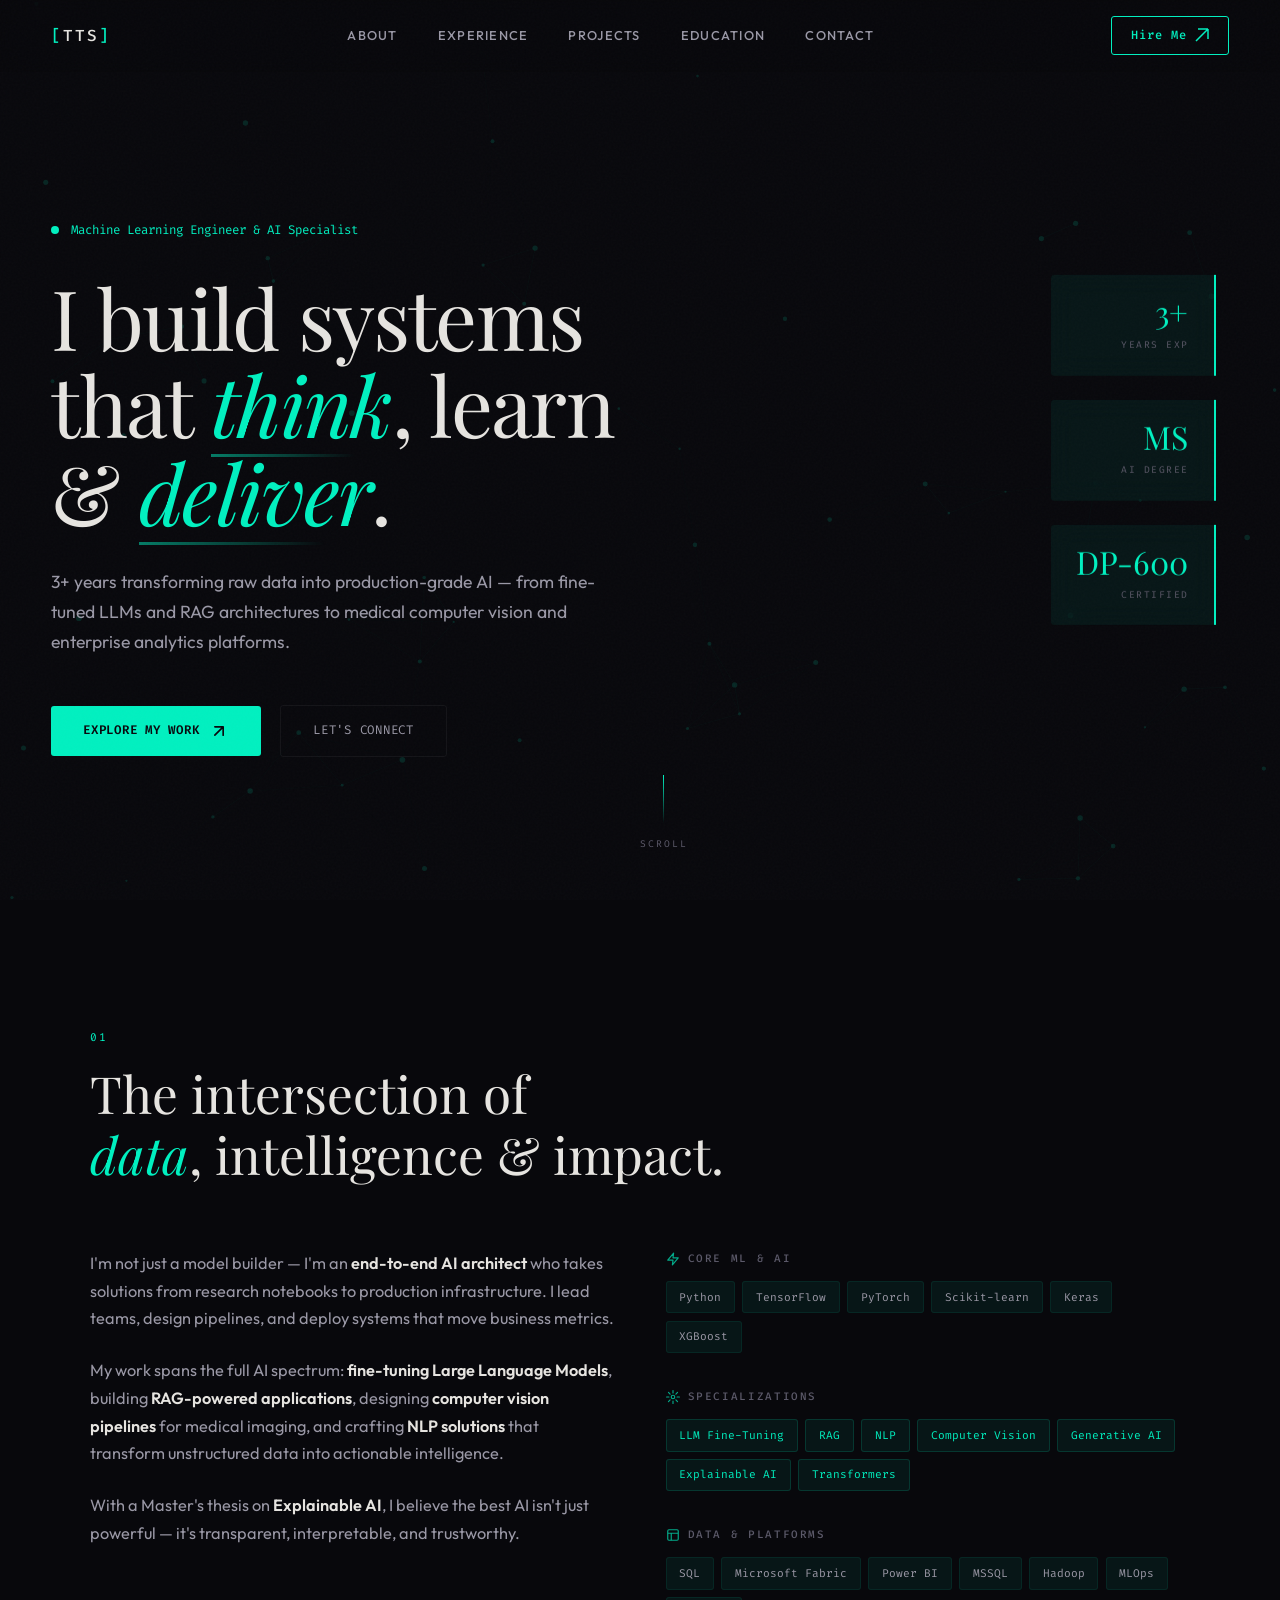
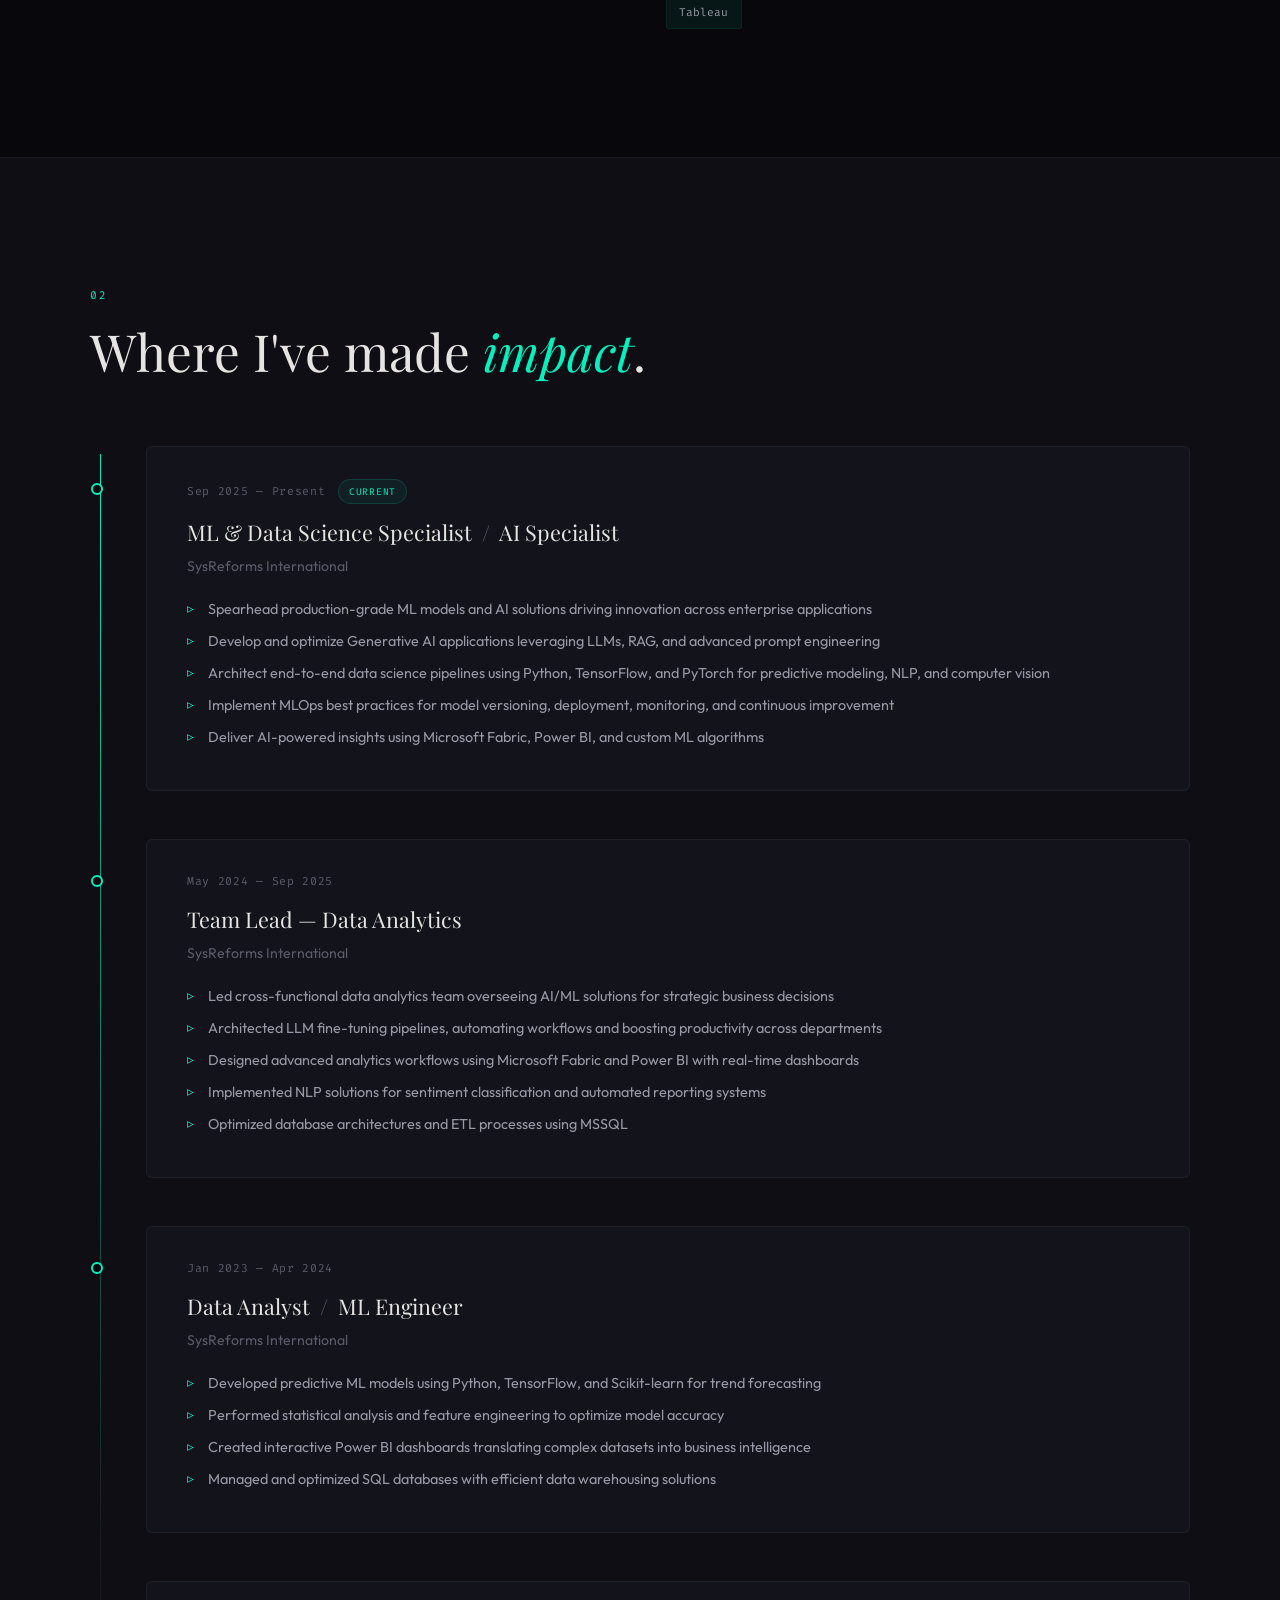
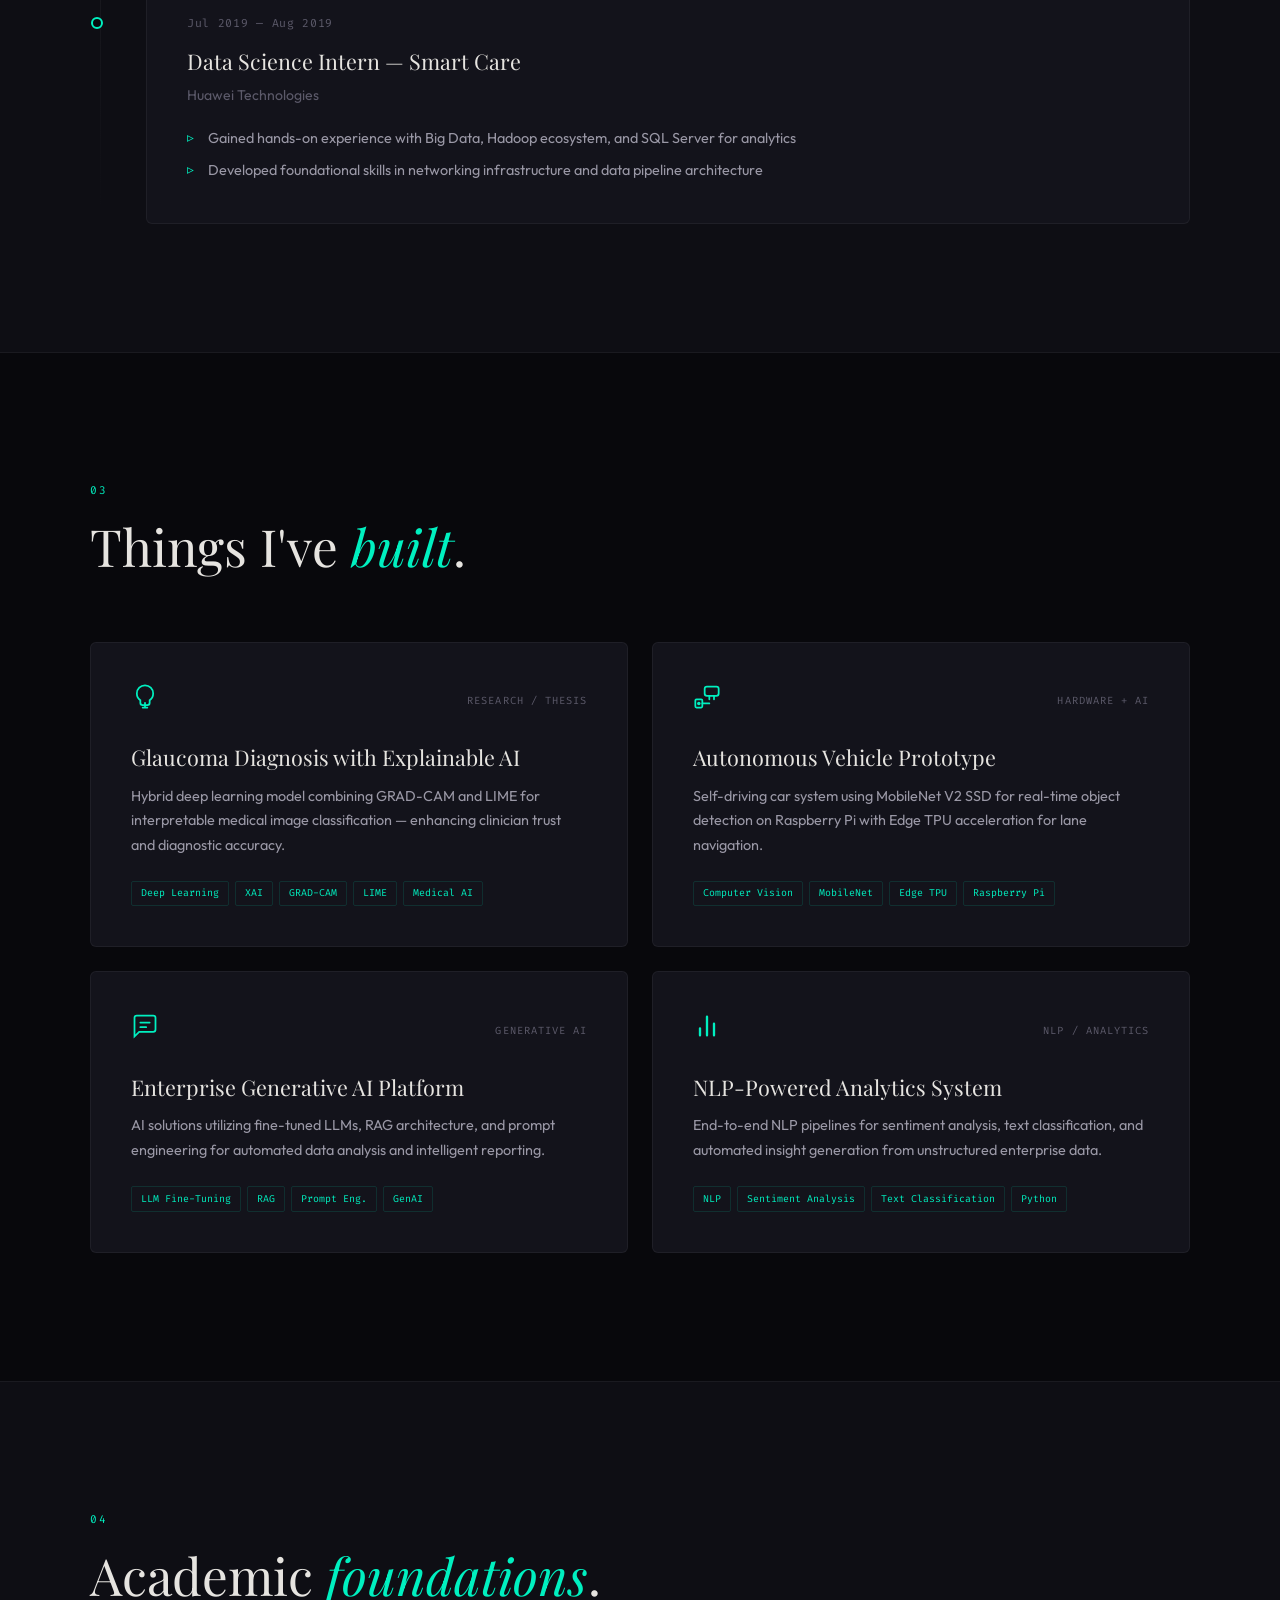
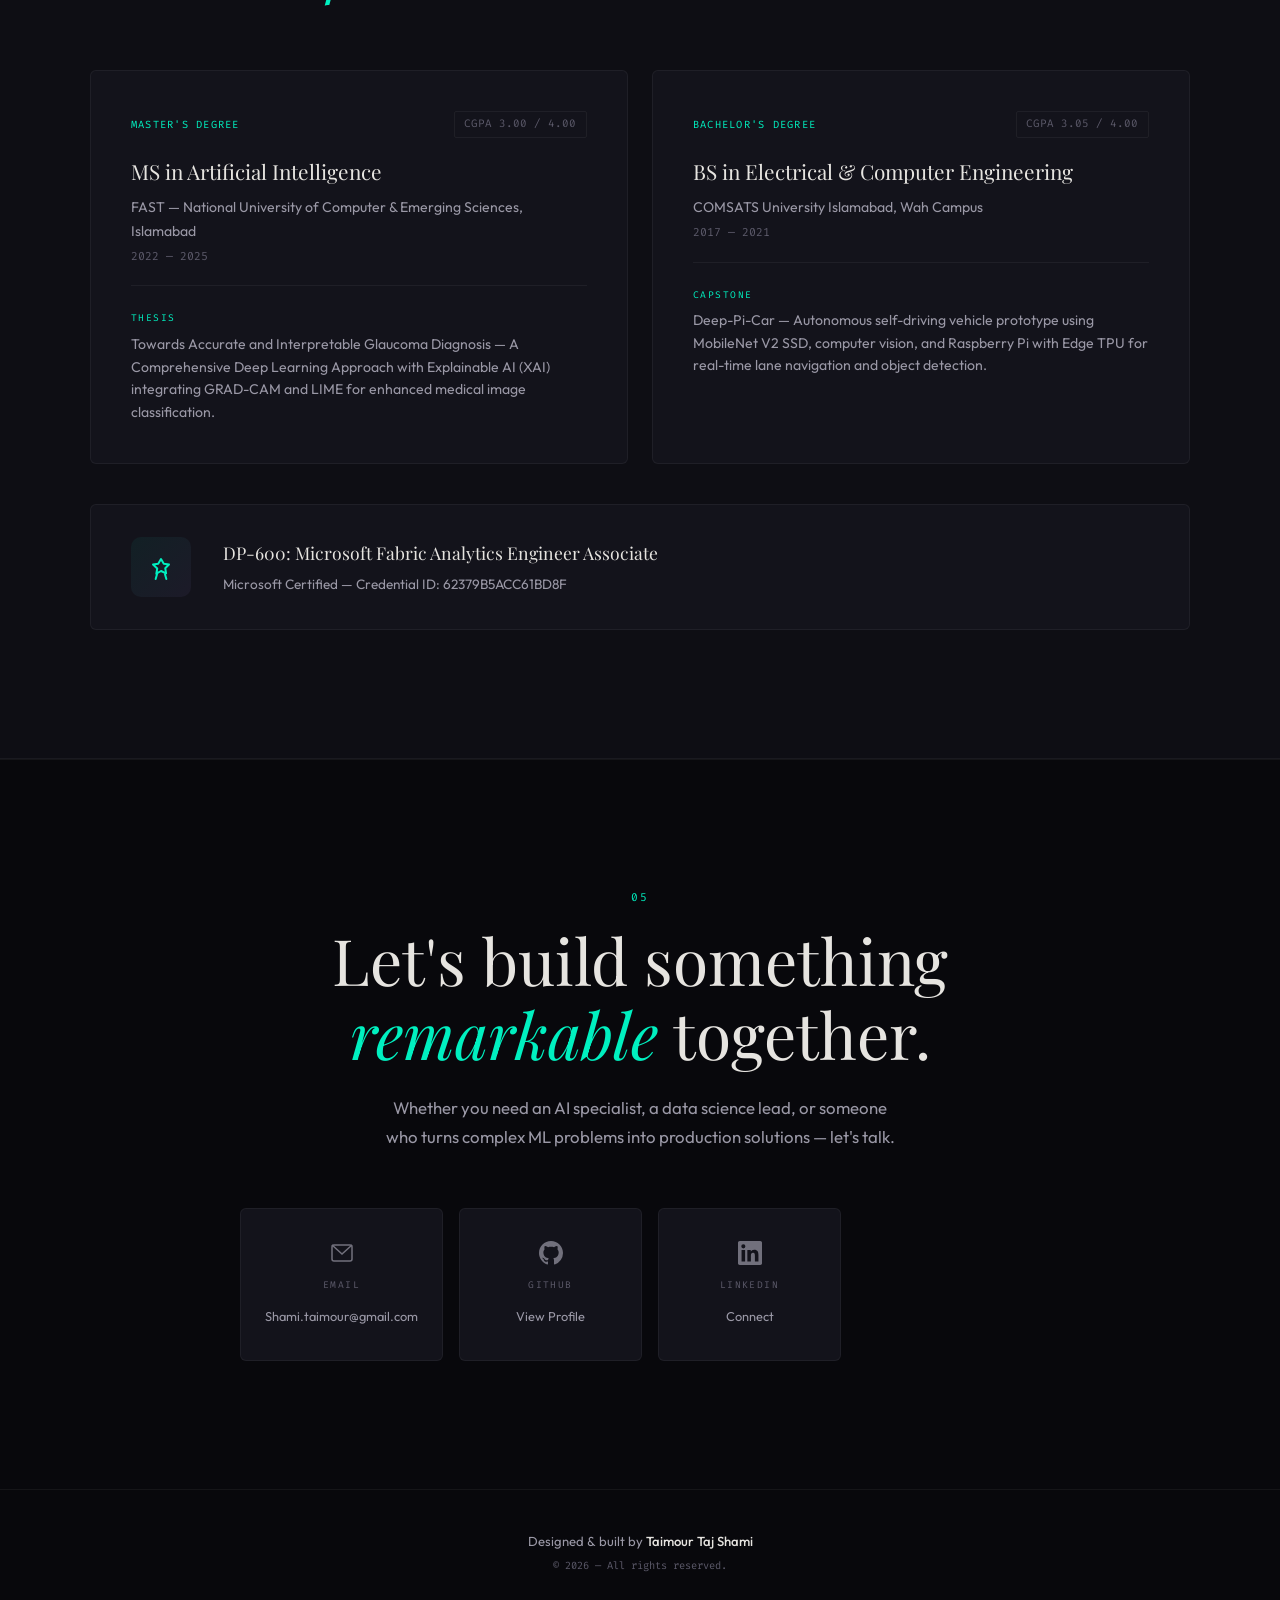
<file: index.html>
<!DOCTYPE html>
<html lang="en">
<head>
  <meta charset="UTF-8">
  <meta name="viewport" content="width=device-width, initial-scale=1.0">
  <title>Taimour Taj Shami — ML Engineer & AI Specialist</title>
  <meta name="description" content="Portfolio of Taimour Taj Shami — Machine Learning Engineer, Data Scientist, and AI Specialist crafting production-grade intelligent systems.">
  <meta name="keywords" content="Machine Learning, AI, Data Science, NLP, Computer Vision, LLM, Portfolio">
  <meta name="author" content="Taimour Taj Shami">

  <!-- Open Graph -->
  <meta property="og:title" content="Taimour Taj Shami — ML Engineer & AI Specialist">
  <meta property="og:description" content="Machine Learning Engineer building intelligent systems that think, learn, and deliver.">
  <meta property="og:type" content="website">
  <meta property="og:image" content="assets/images/og-preview.png">

  <!-- Favicon -->
  <link rel="icon" href="data:image/svg+xml,<svg xmlns='http://www.w3.org/2000/svg' viewBox='0 0 100 100'><text y='.9em' font-size='90'>⚡</text></svg>">

  <!-- Fonts -->
  <link rel="preconnect" href="https://fonts.googleapis.com">
  <link rel="preconnect" href="https://fonts.gstatic.com" crossorigin>
  <link href="https://fonts.googleapis.com/css2?family=Playfair+Display:ital,wght@0,400;0,600;1,400&family=Outfit:wght@300;400;500;600;700&family=Fira+Code:wght@400;500&display=swap" rel="stylesheet">

  <!-- Styles -->
  <link rel="stylesheet" href="assets/css/style.css">
</head>
<body>
  <!-- Loader -->
  <div class="loader" id="loader">
    <div class="loader-inner">
      <div class="loader-text">
        <span class="loader-char">T</span><span class="loader-char">A</span><span class="loader-char">I</span><span class="loader-char">M</span><span class="loader-char">O</span><span class="loader-char">U</span><span class="loader-char">R</span>
      </div>
      <div class="loader-bar"><div class="loader-fill"></div></div>
    </div>
  </div>

  <!-- Cursor -->
  <div class="custom-cursor" id="cursor"></div>
  <div class="cursor-trail" id="cursorTrail"></div>

  <!-- Neural Canvas Background -->
  <canvas id="neuralCanvas"></canvas>

  <!-- Grain overlay -->
  <div class="grain-overlay"></div>

  <!-- Navigation -->
  <header class="nav" id="nav">
    <a href="#" class="nav-brand">
      <span class="brand-bracket">[</span>TTS<span class="brand-bracket">]</span>
    </a>
    <nav class="nav-menu" id="navMenu">
      <a href="#about" class="nav-link" data-index="01">About</a>
      <a href="#experience" class="nav-link" data-index="02">Experience</a>
      <a href="#projects" class="nav-link" data-index="03">Projects</a>
      <a href="#education" class="nav-link" data-index="04">Education</a>
      <a href="#contact" class="nav-link" data-index="05">Contact</a>
    </nav>
    <a href="mailto:Shami.taimour@gmail.com" class="nav-hire magnetic">
      <span>Hire Me</span>
      <svg width="14" height="14" viewBox="0 0 14 14" fill="none"><path d="M1 13L13 1M13 1H3M13 1V11" stroke="currentColor" stroke-width="1.5"/></svg>
    </a>
    <button class="nav-toggle" id="navToggle" aria-label="Toggle menu">
      <span></span><span></span>
    </button>
  </header>

  <!-- Mobile Drawer -->
  <div class="mobile-drawer" id="mobileDrawer">
    <nav class="drawer-nav">
      <a href="#about" class="drawer-link">
        <span class="drawer-index">01</span>
        <span class="drawer-text">About</span>
      </a>
      <a href="#experience" class="drawer-link">
        <span class="drawer-index">02</span>
        <span class="drawer-text">Experience</span>
      </a>
      <a href="#projects" class="drawer-link">
        <span class="drawer-index">03</span>
        <span class="drawer-text">Projects</span>
      </a>
      <a href="#education" class="drawer-link">
        <span class="drawer-index">04</span>
        <span class="drawer-text">Education</span>
      </a>
      <a href="#contact" class="drawer-link">
        <span class="drawer-index">05</span>
        <span class="drawer-text">Contact</span>
      </a>
    </nav>
    <div class="drawer-footer">
      <a href="mailto:Shami.taimour@gmail.com">Shami.taimour@gmail.com</a>
    </div>
  </div>

  <!-- ════════════════ HERO ════════════════ -->
  <section class="hero" id="hero">
    <div class="hero-content">
      <div class="hero-eyebrow anim-reveal" data-delay="0.3">
        <span class="pulse-dot"></span>
        <span>Machine Learning Engineer &amp; AI Specialist</span>
      </div>

      <h1 class="hero-headline">
        <span class="headline-line anim-reveal" data-delay="0.5">I build systems</span>
        <span class="headline-line anim-reveal" data-delay="0.65">that <em>think</em>, learn</span>
        <span class="headline-line anim-reveal" data-delay="0.8">&amp; <em>deliver</em>.</span>
      </h1>

      <p class="hero-sub anim-reveal" data-delay="1.0">
        3+ years transforming raw data into production-grade AI — 
        from fine-tuned LLMs and RAG architectures to medical computer vision 
        and enterprise analytics platforms.
      </p>

      <div class="hero-ctas anim-reveal" data-delay="1.2">
        <a href="#projects" class="cta-primary magnetic">
          <span>Explore My Work</span>
          <svg width="20" height="20" viewBox="0 0 24 24" fill="none"><path d="M7 17L17 7M17 7H7M17 7V17" stroke="currentColor" stroke-width="2" stroke-linecap="round" stroke-linejoin="round"/></svg>
        </a>
        <a href="#contact" class="cta-outline magnetic">Let's Connect</a>
      </div>
    </div>

    <div class="hero-scroll anim-reveal" data-delay="1.5">
      <div class="scroll-line"></div>
      <span>Scroll</span>
    </div>

    <!-- Floating stat cards -->
    <div class="hero-float-cards">
      <div class="float-card anim-reveal" data-delay="1.1">
        <span class="float-num">3+</span>
        <span class="float-label">Years Exp</span>
      </div>
      <div class="float-card anim-reveal" data-delay="1.25">
        <span class="float-num">MS</span>
        <span class="float-label">AI Degree</span>
      </div>
      <div class="float-card anim-reveal" data-delay="1.4">
        <span class="float-num">DP-600</span>
        <span class="float-label">Certified</span>
      </div>
    </div>
  </section>

  <!-- ════════════════ ABOUT ════════════════ -->
  <section class="section" id="about">
    <div class="section-inner">
      <div class="section-header">
        <span class="section-index anim-reveal">01</span>
        <h2 class="section-heading anim-reveal">
          The intersection of<br><em>data</em>, intelligence &amp; impact.
        </h2>
      </div>

      <div class="about-layout">
        <div class="about-prose anim-reveal">
          <p>I'm not just a model builder — I'm an <strong>end-to-end AI architect</strong> who takes solutions from research notebooks to production infrastructure. I lead teams, design pipelines, and deploy systems that move business metrics.</p>
          <p>My work spans the full AI spectrum: <strong>fine-tuning Large Language Models</strong>, building <strong>RAG-powered applications</strong>, designing <strong>computer vision pipelines</strong> for medical imaging, and crafting <strong>NLP solutions</strong> that transform unstructured data into actionable intelligence.</p>
          <p>With a Master's thesis on <strong>Explainable AI</strong>, I believe the best AI isn't just powerful — it's transparent, interpretable, and trustworthy.</p>
        </div>

        <div class="about-skills anim-reveal">
          <div class="skill-group">
            <h4 class="skill-group-label">
              <svg width="14" height="14" viewBox="0 0 24 24" fill="none"><path d="M13 2L3 14h9l-1 8 10-12h-9l1-8z" stroke="currentColor" stroke-width="2" stroke-linecap="round" stroke-linejoin="round"/></svg>
              Core ML & AI
            </h4>
            <div class="skill-tags">
              <span class="skill-tag">Python</span>
              <span class="skill-tag">TensorFlow</span>
              <span class="skill-tag">PyTorch</span>
              <span class="skill-tag">Scikit-learn</span>
              <span class="skill-tag">Keras</span>
              <span class="skill-tag">XGBoost</span>
            </div>
          </div>
          <div class="skill-group">
            <h4 class="skill-group-label">
              <svg width="14" height="14" viewBox="0 0 24 24" fill="none"><circle cx="12" cy="12" r="3" stroke="currentColor" stroke-width="2"/><path d="M12 1v4M12 19v4M4.22 4.22l2.83 2.83M16.95 16.95l2.83 2.83M1 12h4M19 12h4M4.22 19.78l2.83-2.83M16.95 7.05l2.83-2.83" stroke="currentColor" stroke-width="2" stroke-linecap="round"/></svg>
              Specializations
            </h4>
            <div class="skill-tags">
              <span class="skill-tag accent">LLM Fine-Tuning</span>
              <span class="skill-tag accent">RAG</span>
              <span class="skill-tag accent">NLP</span>
              <span class="skill-tag accent">Computer Vision</span>
              <span class="skill-tag accent">Generative AI</span>
              <span class="skill-tag accent">Explainable AI</span>
              <span class="skill-tag accent">Transformers</span>
            </div>
          </div>
          <div class="skill-group">
            <h4 class="skill-group-label">
              <svg width="14" height="14" viewBox="0 0 24 24" fill="none"><rect x="3" y="3" width="18" height="18" rx="2" stroke="currentColor" stroke-width="2"/><path d="M3 9h18M9 21V9" stroke="currentColor" stroke-width="2"/></svg>
              Data & Platforms
            </h4>
            <div class="skill-tags">
              <span class="skill-tag">SQL</span>
              <span class="skill-tag">Microsoft Fabric</span>
              <span class="skill-tag">Power BI</span>
              <span class="skill-tag">MSSQL</span>
              <span class="skill-tag">Hadoop</span>
              <span class="skill-tag">MLOps</span>
              <span class="skill-tag">Tableau</span>
            </div>
          </div>
        </div>
      </div>
    </div>
  </section>

  <!-- ════════════════ EXPERIENCE ════════════════ -->
  <section class="section section-dark" id="experience">
    <div class="section-inner">
      <div class="section-header">
        <span class="section-index anim-reveal">02</span>
        <h2 class="section-heading anim-reveal">
          Where I've made <em>impact</em>.
        </h2>
      </div>

      <div class="exp-timeline">
        <!-- Role 1 -->
        <article class="exp-card anim-reveal">
          <div class="exp-marker">
            <div class="exp-dot"></div>
          </div>
          <div class="exp-content">
            <div class="exp-meta">
              <span class="exp-date">Sep 2025 — Present</span>
              <span class="exp-badge current">Current</span>
            </div>
            <h3 class="exp-role">ML & Data Science Specialist <span class="exp-sep">/</span> AI Specialist</h3>
            <p class="exp-company">SysReforms International</p>
            <ul class="exp-list">
              <li>Spearhead production-grade ML models and AI solutions driving innovation across enterprise applications</li>
              <li>Develop and optimize Generative AI applications leveraging LLMs, RAG, and advanced prompt engineering</li>
              <li>Architect end-to-end data science pipelines using Python, TensorFlow, and PyTorch for predictive modeling, NLP, and computer vision</li>
              <li>Implement MLOps best practices for model versioning, deployment, monitoring, and continuous improvement</li>
              <li>Deliver AI-powered insights using Microsoft Fabric, Power BI, and custom ML algorithms</li>
            </ul>
          </div>
        </article>

        <!-- Role 2 -->
        <article class="exp-card anim-reveal">
          <div class="exp-marker">
            <div class="exp-dot"></div>
          </div>
          <div class="exp-content">
            <div class="exp-meta">
              <span class="exp-date">May 2024 — Sep 2025</span>
            </div>
            <h3 class="exp-role">Team Lead — Data Analytics</h3>
            <p class="exp-company">SysReforms International</p>
            <ul class="exp-list">
              <li>Led cross-functional data analytics team overseeing AI/ML solutions for strategic business decisions</li>
              <li>Architected LLM fine-tuning pipelines, automating workflows and boosting productivity across departments</li>
              <li>Designed advanced analytics workflows using Microsoft Fabric and Power BI with real-time dashboards</li>
              <li>Implemented NLP solutions for sentiment classification and automated reporting systems</li>
              <li>Optimized database architectures and ETL processes using MSSQL</li>
            </ul>
          </div>
        </article>

        <!-- Role 3 -->
        <article class="exp-card anim-reveal">
          <div class="exp-marker">
            <div class="exp-dot"></div>
          </div>
          <div class="exp-content">
            <div class="exp-meta">
              <span class="exp-date">Jan 2023 — Apr 2024</span>
            </div>
            <h3 class="exp-role">Data Analyst <span class="exp-sep">/</span> ML Engineer</h3>
            <p class="exp-company">SysReforms International</p>
            <ul class="exp-list">
              <li>Developed predictive ML models using Python, TensorFlow, and Scikit-learn for trend forecasting</li>
              <li>Performed statistical analysis and feature engineering to optimize model accuracy</li>
              <li>Created interactive Power BI dashboards translating complex datasets into business intelligence</li>
              <li>Managed and optimized SQL databases with efficient data warehousing solutions</li>
            </ul>
          </div>
        </article>

        <!-- Role 4 -->
        <article class="exp-card anim-reveal">
          <div class="exp-marker">
            <div class="exp-dot"></div>
          </div>
          <div class="exp-content">
            <div class="exp-meta">
              <span class="exp-date">Jul 2019 — Aug 2019</span>
            </div>
            <h3 class="exp-role">Data Science Intern — Smart Care</h3>
            <p class="exp-company">Huawei Technologies</p>
            <ul class="exp-list">
              <li>Gained hands-on experience with Big Data, Hadoop ecosystem, and SQL Server for analytics</li>
              <li>Developed foundational skills in networking infrastructure and data pipeline architecture</li>
            </ul>
          </div>
        </article>
      </div>
    </div>
  </section>

  <!-- ════════════════ PROJECTS ════════════════ -->
  <section class="section" id="projects">
    <div class="section-inner">
      <div class="section-header">
        <span class="section-index anim-reveal">03</span>
        <h2 class="section-heading anim-reveal">
          Things I've <em>built</em>.
        </h2>
      </div>

      <div class="projects-grid">
        <a href="#" class="project-card anim-reveal magnetic" data-accent="var(--cyan)">
          <div class="project-top">
            <div class="project-icon">
              <svg width="28" height="28" viewBox="0 0 24 24" fill="none"><path d="M12 2a7 7 0 017 7c0 2.38-1.19 4.47-3 5.74V17a2 2 0 01-2 2h-4a2 2 0 01-2-2v-2.26C6.19 13.47 5 11.38 5 9a7 7 0 017-7z" stroke="currentColor" stroke-width="1.5"/><path d="M10 21h4M12 17v4" stroke="currentColor" stroke-width="1.5" stroke-linecap="round"/></svg>
            </div>
            <span class="project-label">Research / Thesis</span>
          </div>
          <h3 class="project-title">Glaucoma Diagnosis with Explainable AI</h3>
          <p class="project-desc">Hybrid deep learning model combining GRAD-CAM and LIME for interpretable medical image classification — enhancing clinician trust and diagnostic accuracy.</p>
          <div class="project-tech">
            <span>Deep Learning</span><span>XAI</span><span>GRAD-CAM</span><span>LIME</span><span>Medical AI</span>
          </div>
          <div class="project-arrow">
            <svg width="18" height="18" viewBox="0 0 24 24" fill="none"><path d="M7 17L17 7M17 7H7M17 7V17" stroke="currentColor" stroke-width="2" stroke-linecap="round" stroke-linejoin="round"/></svg>
          </div>
        </a>

        <a href="#" class="project-card anim-reveal magnetic" data-accent="var(--orange)">
          <div class="project-top">
            <div class="project-icon">
              <svg width="28" height="28" viewBox="0 0 24 24" fill="none"><rect x="2" y="14" width="6" height="7" rx="1" stroke="currentColor" stroke-width="1.5"/><circle cx="5" cy="17.5" r="1.5" fill="currentColor"/><rect x="10" y="3" width="12" height="8" rx="2" stroke="currentColor" stroke-width="1.5"/><path d="M14 11v3M18 11v3M8 17.5h6" stroke="currentColor" stroke-width="1.5" stroke-linecap="round"/></svg>
            </div>
            <span class="project-label">Hardware + AI</span>
          </div>
          <h3 class="project-title">Autonomous Vehicle Prototype</h3>
          <p class="project-desc">Self-driving car system using MobileNet V2 SSD for real-time object detection on Raspberry Pi with Edge TPU acceleration for lane navigation.</p>
          <div class="project-tech">
            <span>Computer Vision</span><span>MobileNet</span><span>Edge TPU</span><span>Raspberry Pi</span>
          </div>
          <div class="project-arrow">
            <svg width="18" height="18" viewBox="0 0 24 24" fill="none"><path d="M7 17L17 7M17 7H7M17 7V17" stroke="currentColor" stroke-width="2" stroke-linecap="round" stroke-linejoin="round"/></svg>
          </div>
        </a>

        <a href="#" class="project-card anim-reveal magnetic" data-accent="var(--violet)">
          <div class="project-top">
            <div class="project-icon">
              <svg width="28" height="28" viewBox="0 0 24 24" fill="none"><path d="M21 15a2 2 0 01-2 2H7l-4 4V5a2 2 0 012-2h14a2 2 0 012 2z" stroke="currentColor" stroke-width="1.5"/><path d="M8 9h8M8 13h5" stroke="currentColor" stroke-width="1.5" stroke-linecap="round"/></svg>
            </div>
            <span class="project-label">Generative AI</span>
          </div>
          <h3 class="project-title">Enterprise Generative AI Platform</h3>
          <p class="project-desc">AI solutions utilizing fine-tuned LLMs, RAG architecture, and prompt engineering for automated data analysis and intelligent reporting.</p>
          <div class="project-tech">
            <span>LLM Fine-Tuning</span><span>RAG</span><span>Prompt Eng.</span><span>GenAI</span>
          </div>
          <div class="project-arrow">
            <svg width="18" height="18" viewBox="0 0 24 24" fill="none"><path d="M7 17L17 7M17 7H7M17 7V17" stroke="currentColor" stroke-width="2" stroke-linecap="round" stroke-linejoin="round"/></svg>
          </div>
        </a>

        <a href="#" class="project-card anim-reveal magnetic" data-accent="var(--lime)">
          <div class="project-top">
            <div class="project-icon">
              <svg width="28" height="28" viewBox="0 0 24 24" fill="none"><path d="M18 20V10M12 20V4M6 20v-6" stroke="currentColor" stroke-width="2" stroke-linecap="round" stroke-linejoin="round"/></svg>
            </div>
            <span class="project-label">NLP / Analytics</span>
          </div>
          <h3 class="project-title">NLP-Powered Analytics System</h3>
          <p class="project-desc">End-to-end NLP pipelines for sentiment analysis, text classification, and automated insight generation from unstructured enterprise data.</p>
          <div class="project-tech">
            <span>NLP</span><span>Sentiment Analysis</span><span>Text Classification</span><span>Python</span>
          </div>
          <div class="project-arrow">
            <svg width="18" height="18" viewBox="0 0 24 24" fill="none"><path d="M7 17L17 7M17 7H7M17 7V17" stroke="currentColor" stroke-width="2" stroke-linecap="round" stroke-linejoin="round"/></svg>
          </div>
        </a>
      </div>
    </div>
  </section>

  <!-- ════════════════ EDUCATION ════════════════ -->
  <section class="section section-dark" id="education">
    <div class="section-inner">
      <div class="section-header">
        <span class="section-index anim-reveal">04</span>
        <h2 class="section-heading anim-reveal">
          Academic <em>foundations</em>.
        </h2>
      </div>

      <div class="edu-grid">
        <div class="edu-card anim-reveal">
          <div class="edu-top">
            <span class="edu-type">Master's Degree</span>
            <span class="edu-gpa">CGPA 3.00 / 4.00</span>
          </div>
          <h3 class="edu-degree">MS in Artificial Intelligence</h3>
          <p class="edu-school">FAST — National University of Computer & Emerging Sciences, Islamabad</p>
          <p class="edu-year">2022 — 2025</p>
          <div class="edu-thesis">
            <span class="edu-thesis-label">Thesis</span>
            <p>Towards Accurate and Interpretable Glaucoma Diagnosis — A Comprehensive Deep Learning Approach with Explainable AI (XAI) integrating GRAD-CAM and LIME for enhanced medical image classification.</p>
          </div>
        </div>

        <div class="edu-card anim-reveal">
          <div class="edu-top">
            <span class="edu-type">Bachelor's Degree</span>
            <span class="edu-gpa">CGPA 3.05 / 4.00</span>
          </div>
          <h3 class="edu-degree">BS in Electrical & Computer Engineering</h3>
          <p class="edu-school">COMSATS University Islamabad, Wah Campus</p>
          <p class="edu-year">2017 — 2021</p>
          <div class="edu-thesis">
            <span class="edu-thesis-label">Capstone</span>
            <p>Deep-Pi-Car — Autonomous self-driving vehicle prototype using MobileNet V2 SSD, computer vision, and Raspberry Pi with Edge TPU for real-time lane navigation and object detection.</p>
          </div>
        </div>
      </div>

      <!-- Certification -->
      <div class="cert-block anim-reveal">
        <div class="cert-icon">
          <svg width="32" height="32" viewBox="0 0 24 24" fill="none"><path d="M12 15l-3.5 2 .67-3.89L6 10.12l3.91-.57L12 6l2.09 3.55 3.91.57-2.83 2.76.67 3.89z" stroke="currentColor" stroke-width="1.5" stroke-linejoin="round"/><path d="M8 21l1-3.5M16 21l-1-3.5" stroke="currentColor" stroke-width="1.5" stroke-linecap="round"/></svg>
        </div>
        <div class="cert-info">
          <h3>DP-600: Microsoft Fabric Analytics Engineer Associate</h3>
          <p>Microsoft Certified — Credential ID: 62379B5ACC61BD8F</p>
        </div>
      </div>
    </div>
  </section>

  <!-- ════════════════ CONTACT ════════════════ -->
  <section class="section section-contact" id="contact">
    <div class="section-inner contact-inner">
      <span class="section-index anim-reveal">05</span>
      <h2 class="contact-headline anim-reveal">
        Let's build something<br><em>remarkable</em> together.
      </h2>
      <p class="contact-sub anim-reveal">
        Whether you need an AI specialist, a data science lead, or someone 
        who turns complex ML problems into production solutions — let's talk.
      </p>

      <div class="contact-grid anim-reveal">
        <a href="mailto:Shami.taimour@gmail.com" class="contact-card magnetic">
          <svg width="24" height="24" viewBox="0 0 24 24" fill="none"><rect x="2" y="4" width="20" height="16" rx="2" stroke="currentColor" stroke-width="1.5"/><path d="M22 4L12 13 2 4" stroke="currentColor" stroke-width="1.5"/></svg>
          <span class="contact-card-label">Email</span>
          <span class="contact-card-value">Shami.taimour@gmail.com</span>
        </a>
        <a href="https://github.com/TaimourSysReforms" target="_blank" class="contact-card magnetic">
          <svg width="24" height="24" viewBox="0 0 24 24" fill="currentColor"><path d="M12 0C5.37 0 0 5.37 0 12c0 5.31 3.435 9.795 8.205 11.385.6.105.825-.255.825-.57 0-.285-.015-1.23-.015-2.235-3.015.555-3.795-.735-4.035-1.41-.135-.345-.72-1.41-1.23-1.695-.42-.225-1.02-.78-.015-.795.945-.015 1.62.87 1.845 1.23 1.08 1.815 2.805 1.305 3.495.99.105-.78.42-1.305.765-1.605-2.67-.3-5.46-1.335-5.46-5.925 0-1.305.465-2.385 1.23-3.225-.12-.3-.54-1.53.12-3.18 0 0 1.005-.315 3.3 1.23.96-.27 1.98-.405 3-.405s2.04.135 3 .405c2.295-1.56 3.3-1.23 3.3-1.23.66 1.65.24 2.88.12 3.18.765.84 1.23 1.905 1.23 3.225 0 4.605-2.805 5.625-5.475 5.925.435.375.81 1.095.81 2.22 0 1.605-.015 2.895-.015 3.3 0 .315.225.69.825.57A12.02 12.02 0 0024 12c0-6.63-5.37-12-12-12z"/></svg>
          <span class="contact-card-label">GitHub</span>
          <span class="contact-card-value">View Profile</span>
        </a>
        <a href="https://www.linkedin.com/in/taimour-taj-s-29909b11b" target="_blank" class="contact-card magnetic">
          <svg width="24" height="24" viewBox="0 0 24 24" fill="currentColor"><path d="M20.447 20.452h-3.554v-5.569c0-1.328-.027-3.037-1.852-3.037-1.853 0-2.136 1.445-2.136 2.939v5.667H9.351V9h3.414v1.561h.046c.477-.9 1.637-1.85 3.37-1.85 3.601 0 4.267 2.37 4.267 5.455v6.286zM5.337 7.433a2.062 2.062 0 01-2.063-2.065 2.064 2.064 0 112.063 2.065zm1.782 13.019H3.555V9h3.564v11.452zM22.225 0H1.771C.792 0 0 .774 0 1.729v20.542C0 23.227.792 24 1.771 24h20.451C23.2 24 24 23.227 24 22.271V1.729C24 .774 23.2 0 22.222 0h.003z"/></svg>
          <span class="contact-card-label">LinkedIn</span>
          <span class="contact-card-value">Connect</span>
        </a>
      </div>
    </div>
  </section>

  <!-- Footer -->
  <footer class="footer">
    <div class="footer-inner">
      <p class="footer-credit">Designed & built by <strong>Taimour Taj Shami</strong></p>
      <p class="footer-copy">&copy; 2026 — All rights reserved.</p>
    </div>
  </footer>

  <!-- Scripts -->
  <script src="assets/js/neural-canvas.js"></script>
  <script src="assets/js/main.js"></script>
</body>
</html>
</file>
<file: assets/css/style.css>
/* ═══════════════════════════════════════════
   TAIMOUR TAJ SHAMI — PORTFOLIO STYLES
   Aesthetic: Dark editorial / cinematic tech
   ═══════════════════════════════════════════ */

/* ─── Variables ─── */
:root {
  --bg:         #08080c;
  --bg-raised:  #0e0e14;
  --bg-card:    #13131b;
  --bg-hover:   #1a1a25;
  --surface:    #1e1e2a;

  --text:       #e6e4e0;
  --text-sub:   #9a98a6;
  --text-muted: #5c5a6a;

  --cyan:   #00f0c0;
  --orange: #ff6b35;
  --violet: #b18cff;
  --lime:   #a8ff60;

  --accent:      var(--cyan);
  --accent-glow: rgba(0, 240, 192, 0.12);
  --accent-dim:  rgba(0, 240, 192, 0.06);

  --border:       rgba(255,255,255,0.05);
  --border-hover: rgba(0, 240, 192, 0.18);

  --display: 'Playfair Display', Georgia, serif;
  --body:    'Outfit', system-ui, sans-serif;
  --mono:    'Fira Code', 'Courier New', monospace;

  --ease:   cubic-bezier(0.22, 1, 0.36, 1);
  --ease-b: cubic-bezier(0.34, 1.56, 0.64, 1);

  --nav-h: 72px;
}

/* ─── Reset ─── */
*, *::before, *::after { margin: 0; padding: 0; box-sizing: border-box; }
html { scroll-behavior: smooth; -webkit-text-size-adjust: 100%; }
body {
  background: var(--bg);
  color: var(--text);
  font-family: var(--body);
  font-weight: 400;
  line-height: 1.7;
  overflow-x: hidden;
  -webkit-font-smoothing: antialiased;
  -moz-osx-font-smoothing: grayscale;
}
::selection { background: var(--accent); color: var(--bg); }
img { max-width: 100%; display: block; }
a { color: inherit; text-decoration: none; }
ul { list-style: none; }
button { font: inherit; cursor: pointer; border: none; background: none; }

/* ─── Grain overlay ─── */
.grain-overlay {
  position: fixed; inset: 0; pointer-events: none; z-index: 9998;
  background-image: url("data:image/svg+xml,%3Csvg viewBox='0 0 512 512' xmlns='http://www.w3.org/2000/svg'%3E%3Cfilter id='g'%3E%3CfeTurbulence type='fractalNoise' baseFrequency='0.85' numOctaves='4' stitchTiles='stitch'/%3E%3C/filter%3E%3Crect width='100%25' height='100%25' filter='url(%23g)' opacity='0.025'/%3E%3C/svg%3E");
}

/* ─── Neural Canvas ─── */
#neuralCanvas {
  position: fixed; inset: 0; z-index: 0;
  pointer-events: none; opacity: 0.5;
}

/* ─── Custom Cursor ─── */
.custom-cursor {
  position: fixed; width: 18px; height: 18px;
  border: 1.5px solid var(--accent);
  border-radius: 50%;
  pointer-events: none; z-index: 10001;
  transform: translate(-50%, -50%);
  transition: width 0.25s var(--ease), height 0.25s var(--ease), background 0.25s;
  mix-blend-mode: difference;
}
.custom-cursor.hovering {
  width: 50px; height: 50px;
  background: rgba(0, 240, 192, 0.08);
}
.cursor-trail {
  position: fixed; width: 8px; height: 8px;
  background: var(--accent); border-radius: 50%;
  pointer-events: none; z-index: 10000;
  transform: translate(-50%, -50%);
  opacity: 0.4;
  transition: transform 0.08s linear, opacity 0.4s;
}

@media (hover: none) {
  .custom-cursor, .cursor-trail { display: none; }
}

/* ─── Loader ─── */
.loader {
  position: fixed; inset: 0; z-index: 99999;
  background: var(--bg);
  display: flex; align-items: center; justify-content: center;
  transition: opacity 0.6s var(--ease), visibility 0.6s;
}
.loader.done { opacity: 0; visibility: hidden; pointer-events: none; }
.loader-inner { text-align: center; }
.loader-text {
  font-family: var(--display);
  font-size: clamp(2rem, 5vw, 3.5rem);
  letter-spacing: 0.3em;
  margin-bottom: 2rem;
}
.loader-char {
  display: inline-block;
  opacity: 0;
  transform: translateY(20px);
  animation: loaderChar 0.5s var(--ease) forwards;
}
.loader-char:nth-child(1) { animation-delay: 0.05s; }
.loader-char:nth-child(2) { animation-delay: 0.1s; }
.loader-char:nth-child(3) { animation-delay: 0.15s; }
.loader-char:nth-child(4) { animation-delay: 0.2s; }
.loader-char:nth-child(5) { animation-delay: 0.25s; }
.loader-char:nth-child(6) { animation-delay: 0.3s; }
.loader-char:nth-child(7) { animation-delay: 0.35s; }
@keyframes loaderChar {
  to { opacity: 1; transform: translateY(0); }
}
.loader-bar {
  width: 200px; height: 2px; background: var(--border);
  margin: 0 auto; border-radius: 99px; overflow: hidden;
}
.loader-fill {
  width: 0; height: 100%; background: var(--accent);
  animation: loaderFill 1.6s var(--ease) 0.4s forwards;
}
@keyframes loaderFill { to { width: 100%; } }

/* ─── Navigation ─── */
.nav {
  position: fixed; top: 0; left: 0; right: 0; z-index: 1000;
  height: var(--nav-h);
  display: flex; align-items: center; justify-content: space-between;
  padding: 0 clamp(1.5rem, 4vw, 4rem);
  backdrop-filter: blur(16px) saturate(1.2);
  background: rgba(8, 8, 12, 0.65);
  border-bottom: 1px solid transparent;
  transition: all 0.4s var(--ease);
}
.nav.scrolled {
  height: 60px;
  border-bottom-color: var(--border);
  background: rgba(8, 8, 12, 0.88);
}
.nav-brand {
  font-family: var(--mono);
  font-size: 1rem; font-weight: 500;
  letter-spacing: 0.12em;
  color: var(--text);
  transition: color 0.3s;
}
.brand-bracket { color: var(--accent); }
.nav-menu { display: flex; gap: 2.5rem; }
.nav-link {
  font-size: 0.8rem; font-weight: 500;
  letter-spacing: 0.1em; text-transform: uppercase;
  color: var(--text-sub);
  transition: color 0.3s;
  position: relative;
}
.nav-link::before {
  content: attr(data-index);
  font-family: var(--mono);
  font-size: 0.6rem;
  color: var(--accent);
  position: absolute;
  top: -10px; left: 0;
  opacity: 0;
  transform: translateY(4px);
  transition: all 0.3s var(--ease);
}
.nav-link:hover { color: var(--text); }
.nav-link:hover::before { opacity: 1; transform: translateY(0); }
.nav-hire {
  display: flex; align-items: center; gap: 0.5rem;
  font-family: var(--mono); font-size: 0.75rem; font-weight: 500;
  letter-spacing: 0.08em;
  padding: 0.55rem 1.2rem;
  border: 1px solid var(--accent);
  color: var(--accent);
  border-radius: 3px;
  transition: all 0.3s var(--ease);
}
.nav-hire:hover { background: var(--accent); color: var(--bg); }
.nav-toggle { display: none; }

/* ─── Mobile Drawer ─── */
.mobile-drawer {
  position: fixed; inset: 0; z-index: 999;
  background: rgba(8, 8, 12, 0.97);
  backdrop-filter: blur(24px);
  display: flex; flex-direction: column;
  justify-content: center; padding: 3rem;
  opacity: 0; visibility: hidden;
  transition: all 0.5s var(--ease);
}
.mobile-drawer.open { opacity: 1; visibility: visible; }
.drawer-link {
  display: flex; align-items: baseline; gap: 1.5rem;
  padding: 1.2rem 0;
  border-bottom: 1px solid var(--border);
  transition: all 0.3s;
}
.drawer-link:hover { padding-left: 1rem; }
.drawer-index {
  font-family: var(--mono); font-size: 0.75rem;
  color: var(--accent);
}
.drawer-text {
  font-family: var(--display); font-size: clamp(2rem, 5vw, 3rem);
  font-weight: 400;
}
.drawer-footer {
  margin-top: 3rem;
  font-family: var(--mono); font-size: 0.8rem;
  color: var(--text-muted);
}
.drawer-footer a { color: var(--accent); }

/* ─── Hero ─── */
.hero {
  min-height: 100vh; position: relative; z-index: 1;
  display: flex; align-items: center;
  padding: calc(var(--nav-h) + 4rem) clamp(1.5rem, 4vw, 4rem) 4rem;
}
.hero-content { max-width: 800px; }
.hero-eyebrow {
  display: inline-flex; align-items: center; gap: 0.75rem;
  font-family: var(--mono); font-size: 0.78rem;
  color: var(--accent);
  margin-bottom: 2rem;
}
.pulse-dot {
  width: 8px; height: 8px; border-radius: 50%;
  background: var(--accent);
  animation: pulseDot 2s ease infinite;
}
@keyframes pulseDot {
  0%, 100% { box-shadow: 0 0 0 0 rgba(0, 240, 192, 0.5); }
  50% { box-shadow: 0 0 0 10px rgba(0, 240, 192, 0); }
}
.hero-headline {
  font-family: var(--display);
  font-size: clamp(2.8rem, 6.5vw, 5.8rem);
  font-weight: 400; line-height: 1.05;
  letter-spacing: -0.02em;
  margin-bottom: 2rem;
}
.headline-line { display: block; }
.hero-headline em {
  font-style: italic;
  color: var(--accent);
  position: relative;
}
.hero-headline em::after {
  content: '';
  position: absolute; bottom: 2px; left: 0;
  width: 100%; height: 3px;
  background: linear-gradient(90deg, var(--accent), transparent 80%);
  opacity: 0.5;
}
.hero-sub {
  font-size: 1.1rem; color: var(--text-sub);
  max-width: 580px; margin-bottom: 3rem;
}
.hero-ctas { display: flex; gap: 1.2rem; align-items: center; flex-wrap: wrap; }

/* CTAs */
.cta-primary {
  display: inline-flex; align-items: center; gap: 0.6rem;
  padding: 0.9rem 2rem;
  background: var(--accent); color: var(--bg);
  font-family: var(--mono); font-size: 0.78rem; font-weight: 600;
  letter-spacing: 0.06em; text-transform: uppercase;
  border-radius: 3px;
  transition: all 0.35s var(--ease);
}
.cta-primary:hover {
  transform: translateY(-2px);
  box-shadow: 0 10px 40px rgba(0, 240, 192, 0.25);
}
.cta-outline {
  display: inline-flex; align-items: center;
  padding: 0.9rem 2rem;
  border: 1px solid var(--border);
  font-family: var(--mono); font-size: 0.78rem;
  letter-spacing: 0.06em; text-transform: uppercase;
  color: var(--text-sub); border-radius: 3px;
  transition: all 0.35s var(--ease);
}
.cta-outline:hover { border-color: var(--accent); color: var(--accent); }

/* Scroll indicator */
.hero-scroll {
  position: absolute; bottom: 3rem; left: 50%;
  transform: translateX(-50%);
  display: flex; flex-direction: column; align-items: center; gap: 0.8rem;
}
.scroll-line {
  width: 1px; height: 48px;
  background: linear-gradient(to bottom, var(--accent), transparent);
  animation: scrollPulse 2s ease infinite;
}
@keyframes scrollPulse {
  0%, 100% { opacity: 1; transform: scaleY(1); }
  50% { opacity: 0.3; transform: scaleY(0.6); }
}
.hero-scroll span {
  font-family: var(--mono); font-size: 0.6rem;
  letter-spacing: 0.2em; text-transform: uppercase;
  color: var(--text-muted);
}

/* Float cards */
.hero-float-cards {
  position: absolute; right: clamp(2rem, 5vw, 6rem);
  top: 50%; transform: translateY(-50%);
  display: flex; flex-direction: column; gap: 1.5rem;
  z-index: 2;
}
.float-card {
  text-align: right;
  padding: 1.2rem 1.6rem;
  border-right: 2px solid var(--accent);
  background: var(--accent-dim);
  backdrop-filter: blur(12px);
  border-radius: 3px 0 0 3px;
}
.float-num {
  display: block;
  font-family: var(--display); font-size: 2rem;
  color: var(--accent); line-height: 1.1;
}
.float-label {
  font-family: var(--mono); font-size: 0.6rem;
  color: var(--text-muted); text-transform: uppercase;
  letter-spacing: 0.15em; margin-top: 0.2rem;
}

/* ─── Sections ─── */
.section {
  position: relative; z-index: 1;
  padding: clamp(5rem, 10vw, 8rem) clamp(1.5rem, 4vw, 4rem);
}
.section-dark {
  background: var(--bg-raised);
  border-top: 1px solid var(--border);
  border-bottom: 1px solid var(--border);
}
.section-inner { max-width: 1100px; margin: 0 auto; }
.section-header { margin-bottom: 4rem; }
.section-index {
  display: block;
  font-family: var(--mono); font-size: 0.7rem;
  color: var(--accent); letter-spacing: 0.2em;
  margin-bottom: 1rem;
}
.section-heading {
  font-family: var(--display);
  font-size: clamp(2rem, 4vw, 3.2rem);
  font-weight: 400; line-height: 1.2;
}
.section-heading em { font-style: italic; color: var(--accent); }

/* ─── About ─── */
.about-layout {
  display: grid;
  grid-template-columns: 1fr 1fr;
  gap: clamp(2rem, 4vw, 5rem);
  align-items: start;
}
.about-prose p {
  color: var(--text-sub); font-size: 1.02rem; margin-bottom: 1.5rem;
}
.about-prose strong { color: var(--text); font-weight: 600; }
.about-skills { display: flex; flex-direction: column; gap: 2.2rem; }
.skill-group-label {
  display: flex; align-items: center; gap: 0.5rem;
  font-family: var(--mono); font-size: 0.68rem;
  color: var(--text-muted); text-transform: uppercase;
  letter-spacing: 0.15em; margin-bottom: 0.8rem;
  font-weight: 500;
}
.skill-group-label svg { color: var(--accent); opacity: 0.7; }
.skill-tags { display: flex; flex-wrap: wrap; gap: 0.45rem; }
.skill-tag {
  font-family: var(--mono); font-size: 0.7rem;
  padding: 0.35rem 0.8rem;
  background: var(--accent-dim);
  border: 1px solid rgba(0, 240, 192, 0.08);
  color: var(--text-sub);
  border-radius: 3px;
  transition: all 0.3s var(--ease);
}
.skill-tag:hover { border-color: var(--accent); color: var(--accent); }
.skill-tag.accent {
  border-color: rgba(0, 240, 192, 0.15);
  color: var(--accent);
  background: rgba(0, 240, 192, 0.06);
}
.skill-tag.accent:hover {
  background: rgba(0, 240, 192, 0.12);
}

/* ─── Experience ─── */
.exp-timeline {
  position: relative;
  padding-left: 3.5rem;
}
.exp-timeline::before {
  content: '';
  position: absolute; left: 10px; top: 8px; bottom: 8px;
  width: 1px;
  background: linear-gradient(to bottom, var(--accent), var(--border) 80%, transparent);
}
.exp-card {
  position: relative;
  margin-bottom: 3rem;
  padding: 2rem 2.5rem;
  background: var(--bg-card);
  border: 1px solid var(--border);
  border-radius: 6px;
  transition: all 0.4s var(--ease);
}
.exp-card:last-child { margin-bottom: 0; }
.exp-card:hover {
  border-color: var(--border-hover);
  transform: translateX(8px);
  background: var(--bg-hover);
}
.exp-marker {
  position: absolute;
  left: -3.5rem; top: 2.2rem;
}
.exp-dot {
  width: 12px; height: 12px; border-radius: 50%;
  background: var(--bg);
  border: 2px solid var(--accent);
  transition: all 0.3s;
}
.exp-card:hover .exp-dot {
  background: var(--accent);
  box-shadow: 0 0 16px var(--accent-glow);
}
.exp-meta {
  display: flex; align-items: center; gap: 0.8rem;
  margin-bottom: 0.6rem;
}
.exp-date {
  font-family: var(--mono); font-size: 0.72rem;
  color: var(--text-muted); letter-spacing: 0.06em;
}
.exp-badge {
  font-family: var(--mono); font-size: 0.6rem;
  padding: 0.2rem 0.6rem;
  border-radius: 99px;
  letter-spacing: 0.08em; text-transform: uppercase;
}
.exp-badge.current {
  background: var(--accent-dim);
  color: var(--accent);
  border: 1px solid rgba(0, 240, 192, 0.15);
}
.exp-role {
  font-family: var(--display); font-size: 1.35rem;
  font-weight: 400; margin-bottom: 0.3rem;
}
.exp-sep { color: var(--text-muted); margin: 0 0.3rem; font-weight: 300; }
.exp-company {
  font-size: 0.88rem; color: var(--text-muted);
  margin-bottom: 1.2rem;
}
.exp-list li {
  position: relative;
  padding-left: 1.3rem;
  color: var(--text-sub); font-size: 0.9rem;
  margin-bottom: 0.55rem; line-height: 1.6;
}
.exp-list li::before {
  content: '▹'; position: absolute; left: 0;
  color: var(--accent); font-size: 0.85rem;
}

/* ─── Projects ─── */
.projects-grid {
  display: grid;
  grid-template-columns: repeat(2, 1fr);
  gap: 1.5rem;
}
.project-card {
  display: flex; flex-direction: column;
  padding: 2.5rem;
  background: var(--bg-card);
  border: 1px solid var(--border);
  border-radius: 6px;
  transition: all 0.45s var(--ease);
  position: relative;
  overflow: hidden;
}
.project-card::before {
  content: '';
  position: absolute; top: 0; left: 0; right: 0;
  height: 3px;
  background: linear-gradient(90deg, var(--accent), var(--violet));
  transform: scaleX(0); transform-origin: left;
  transition: transform 0.5s var(--ease);
}
.project-card:hover {
  border-color: var(--border-hover);
  transform: translateY(-6px);
  box-shadow: 0 20px 60px rgba(0,0,0,0.3);
}
.project-card:hover::before { transform: scaleX(1); }
.project-top {
  display: flex; align-items: center; justify-content: space-between;
  margin-bottom: 1.5rem;
}
.project-icon { color: var(--accent); }
.project-label {
  font-family: var(--mono); font-size: 0.65rem;
  color: var(--text-muted); text-transform: uppercase;
  letter-spacing: 0.1em;
}
.project-title {
  font-family: var(--display); font-size: 1.35rem;
  font-weight: 400; margin-bottom: 0.8rem; line-height: 1.3;
}
.project-desc {
  color: var(--text-sub); font-size: 0.9rem; line-height: 1.7;
  margin-bottom: 1.5rem; flex: 1;
}
.project-tech {
  display: flex; flex-wrap: wrap; gap: 0.4rem;
}
.project-tech span {
  font-family: var(--mono); font-size: 0.62rem;
  padding: 0.2rem 0.55rem;
  border: 1px solid rgba(0, 240, 192, 0.12);
  color: var(--accent); border-radius: 2px;
}
.project-arrow {
  position: absolute; top: 2.5rem; right: 2.5rem;
  color: var(--text-muted);
  opacity: 0; transform: translate(-6px, 6px);
  transition: all 0.35s var(--ease);
}
.project-card:hover .project-arrow {
  opacity: 1; transform: translate(0, 0);
  color: var(--accent);
}

/* ─── Education ─── */
.edu-grid {
  display: grid;
  grid-template-columns: 1fr 1fr;
  gap: 1.5rem;
  margin-bottom: 2.5rem;
}
.edu-card {
  padding: 2.5rem;
  background: var(--bg-card);
  border: 1px solid var(--border);
  border-radius: 6px;
  transition: all 0.4s var(--ease);
}
.edu-card:hover { border-color: var(--border-hover); }
.edu-top {
  display: flex; justify-content: space-between; align-items: center;
  margin-bottom: 1rem;
}
.edu-type {
  font-family: var(--mono); font-size: 0.65rem;
  color: var(--accent); text-transform: uppercase;
  letter-spacing: 0.12em;
}
.edu-gpa {
  font-family: var(--mono); font-size: 0.68rem;
  color: var(--text-muted);
  padding: 0.2rem 0.6rem;
  border: 1px solid var(--border);
  border-radius: 2px;
}
.edu-degree {
  font-family: var(--display); font-size: 1.3rem;
  font-weight: 400; margin-bottom: 0.4rem;
}
.edu-school {
  font-size: 0.88rem; color: var(--text-sub);
  margin-bottom: 0.2rem;
}
.edu-year {
  font-family: var(--mono); font-size: 0.72rem;
  color: var(--text-muted); margin-bottom: 1.2rem;
}
.edu-thesis {
  padding-top: 1rem;
  border-top: 1px solid var(--border);
}
.edu-thesis-label {
  display: inline-block;
  font-family: var(--mono); font-size: 0.6rem;
  color: var(--accent); text-transform: uppercase;
  letter-spacing: 0.15em;
  margin-bottom: 0.4rem;
}
.edu-thesis p { font-size: 0.88rem; color: var(--text-sub); line-height: 1.6; }

.cert-block {
  display: flex; align-items: center; gap: 2rem;
  padding: 2rem 2.5rem;
  background: var(--bg-card);
  border: 1px solid var(--border);
  border-radius: 6px;
  transition: all 0.4s var(--ease);
}
.cert-block:hover { border-color: var(--border-hover); }
.cert-icon {
  width: 60px; height: 60px; flex-shrink: 0;
  display: flex; align-items: center; justify-content: center;
  background: linear-gradient(135deg, var(--accent-dim), rgba(177, 140, 255, 0.06));
  border-radius: 10px; color: var(--accent);
}
.cert-info h3 {
  font-family: var(--display); font-size: 1.1rem; font-weight: 400;
  margin-bottom: 0.3rem;
}
.cert-info p { font-size: 0.85rem; color: var(--text-sub); }

/* ─── Contact ─── */
.section-contact {
  background: var(--bg);
  border-top: 1px solid var(--border);
}
.contact-inner { text-align: center; }
.contact-headline {
  font-family: var(--display);
  font-size: clamp(2.5rem, 5vw, 4rem);
  font-weight: 400; line-height: 1.15;
  margin: 1rem 0 1.5rem;
}
.contact-headline em { font-style: italic; color: var(--accent); }
.contact-sub {
  color: var(--text-sub); font-size: 1.05rem;
  max-width: 520px; margin: 0 auto 3.5rem;
}
.contact-grid {
  display: grid;
  grid-template-columns: repeat(4, 1fr);
  gap: 1rem; max-width: 800px; margin: 0 auto;
}
.contact-card {
  display: flex; flex-direction: column;
  align-items: center; gap: 0.8rem;
  padding: 2rem 1.5rem;
  background: var(--bg-card);
  border: 1px solid var(--border);
  border-radius: 6px;
  transition: all 0.4s var(--ease);
  color: var(--text-sub);
}
.contact-card:hover {
  border-color: var(--border-hover);
  transform: translateY(-4px);
  color: var(--accent);
}
.contact-card svg { opacity: 0.7; transition: opacity 0.3s; }
.contact-card:hover svg { opacity: 1; color: var(--accent); }
.contact-card-label {
  font-family: var(--mono); font-size: 0.6rem;
  text-transform: uppercase; letter-spacing: 0.15em;
  color: var(--text-muted);
}
.contact-card-value { font-size: 0.8rem; }

/* ─── Footer ─── */
.footer {
  padding: 2.5rem clamp(1.5rem, 4vw, 4rem);
  border-top: 1px solid var(--border);
  text-align: center;
}
.footer-inner { max-width: 1100px; margin: 0 auto; }
.footer-credit {
  font-size: 0.82rem; color: var(--text-sub); margin-bottom: 0.3rem;
}
.footer-credit strong { color: var(--text); font-weight: 500; }
.footer-copy {
  font-family: var(--mono); font-size: 0.65rem;
  color: var(--text-muted);
}

/* ─── Animations ─── */
.anim-reveal {
  opacity: 0; transform: translateY(28px);
  transition: opacity 0.7s var(--ease), transform 0.7s var(--ease);
}
.anim-reveal.visible { opacity: 1; transform: translateY(0); }

/* ─── Responsive ─── */
@media (max-width: 1024px) {
  .hero-float-cards { display: none; }
}

@media (max-width: 768px) {
  .nav-menu, .nav-hire { display: none; }
  .nav-toggle {
    display: flex; flex-direction: column;
    gap: 6px; width: 28px; padding: 2px 0;
  }
  .nav-toggle span {
    width: 100%; height: 2px;
    background: var(--text-sub);
    transition: all 0.3s var(--ease);
  }
  .nav-toggle.active span:first-child { transform: rotate(45deg) translate(3px, 3px); }
  .nav-toggle.active span:last-child { transform: rotate(-45deg) translate(3px, -3px); }

  .about-layout { grid-template-columns: 1fr; }
  .projects-grid { grid-template-columns: 1fr; }
  .edu-grid { grid-template-columns: 1fr; }
  .contact-grid { grid-template-columns: 1fr 1fr; }

  .hero-headline {
    font-size: clamp(2.2rem, 8vw, 3.5rem);
  }

  .exp-timeline { padding-left: 2.5rem; }
  .exp-marker { left: -2.5rem; }
  .exp-card { padding: 1.5rem; }

  .hero-scroll { display: none; }
}

@media (max-width: 480px) {
  .contact-grid { grid-template-columns: 1fr; }
  .cert-block { flex-direction: column; text-align: center; gap: 1rem; }
}
</file>
